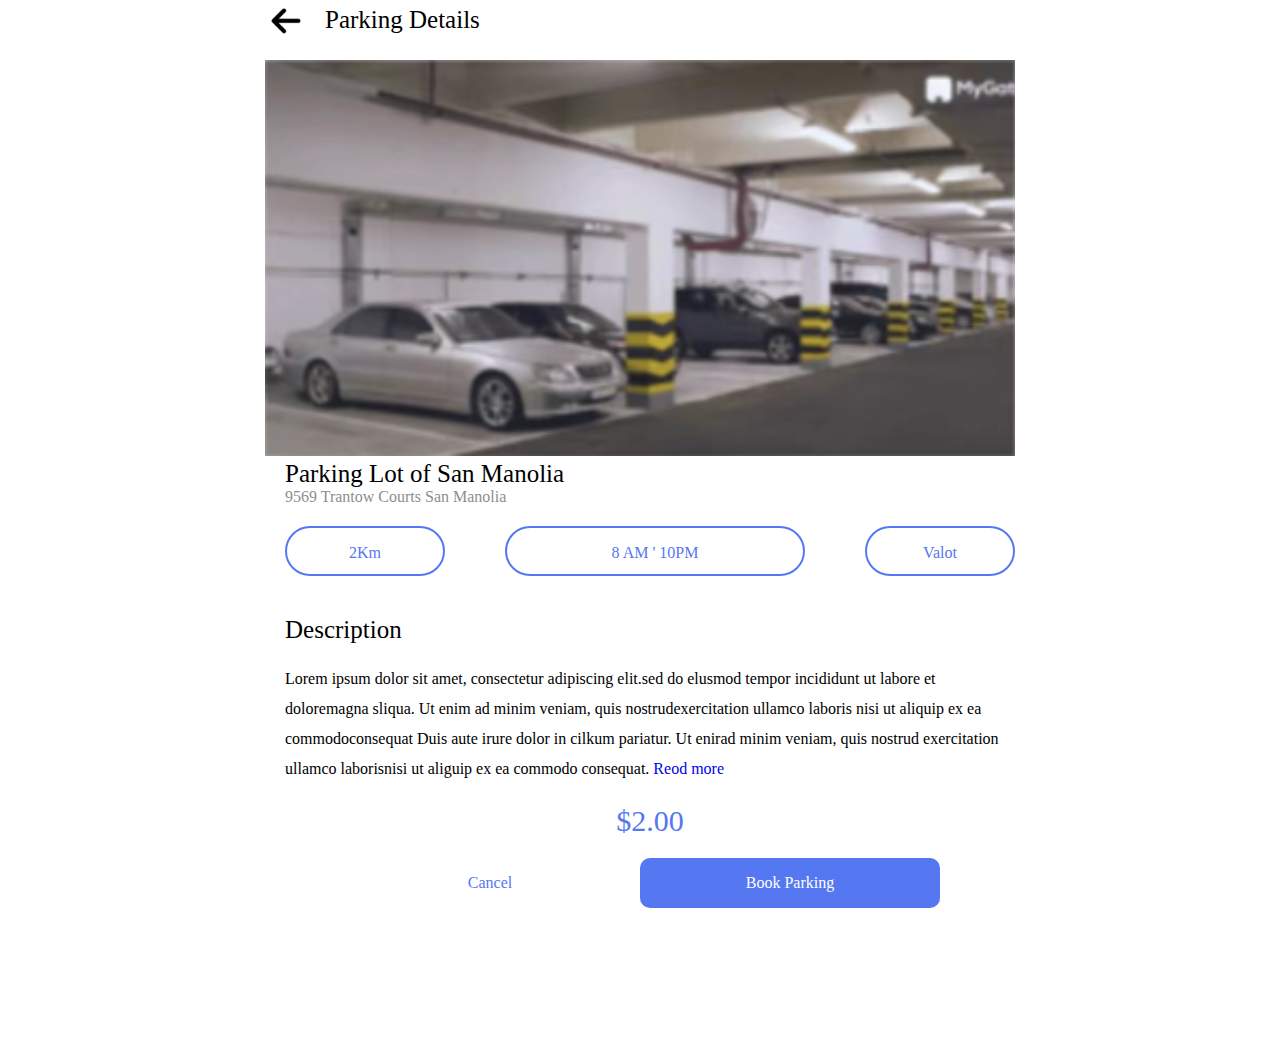
<file: index.html>
<!DOCTYPE html>
<html lang="en">
<head>
    <meta charset="UTF-8">
    <meta name="viewport" content="width=device-width, initial-scale=1.0">
    <title>Document</title>
    <link rel="stylesheet" href="./css/index.css">
</head>
<body>
    <div class="top banxin">
        <img src="./img/箭头.png" alt="">
        <h1>Parking Details</h1>
    </div>

    <div class="che banxin">
        <img src="./img/che.png" alt="">
    </div>

    <div class="par banxin">
        <h1>Parking Lot of San Manolia</h1>
        <span>9569 Trantow Courts San Manolia</span>
        <div class="box">
            <div>2Km</div>
            <div>8 AM ' 10PM</div>
            <div>Valot</div>
        </div>
        <div class="nr">
            <h1>Description</h1>
            <p>Lorem ipsum dolor sit amet, consectetur adipiscing elit.sed do elusmod tempor incididunt ut labore et doloremagna sliqua. Ut enim ad minim veniam, quis nostrudexercitation ullamco laboris nisi ut aliquip ex ea commodoconsequat Duis aute irure dolor in cilkum pariatur. Ut enirad minim veniam, quis nostrud exercitation ullamco laborisnisi ut aliguip ex ea commodo consequat. <a href="#"> Reod more</a></p>
        </div>
        <div class="qian">$2.00</div>
        <div class="an">
            <ul>
                <li>Cancel</li>
                <li><a href="./index1.html">Book Parking</a></li>
            </ul>
        </div>
    </div>
</body>
</html>
</file>
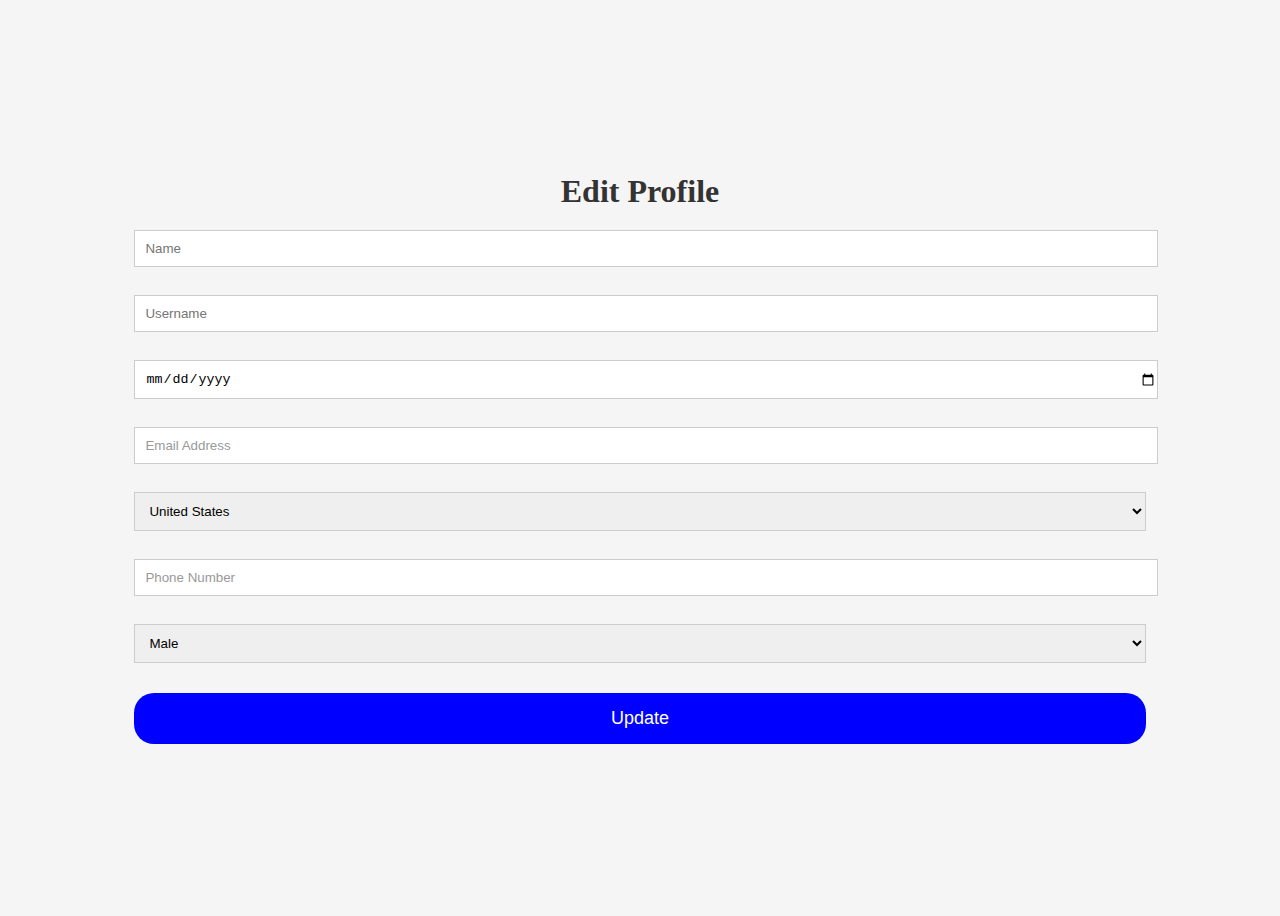
<file: EditProfile.html>
<!DOCTYPE html>
<html lang="en">

<head>
  <meta charset="UTF-8">
  <title>Profile Input Boxes</title>
  <link rel="stylesheet" href="EditProfile.css">
</head>

<body>
  <div class="container">
    <h1>Edit Profile</h1>
    <form action="#">
      <input type="text" placeholder="Name" id="name"><br><br>
      <input type="text" placeholder="Username" id="username"><br><br>
      <input type="date" placeholder="Date of Birth" id="dob"><br><br>
      <input type="email" placeholder="Email Address" id="email"><br><br>
      <select name="country" id="country">
        <option value="United States">United States</option>
        <!-- 其他国家选项 -->
      </select><br><br>
      <input type="tel" placeholder="Phone Number" id="phone"><br><br>
      <select name="gender" id="gender">
        <option value="Male">Male</option>
        <!-- 其他性别选项 -->
      </select>
    </form>
    <button type="submit" class="btn">Update</button>
  </div>
</body>

</html>
</file>
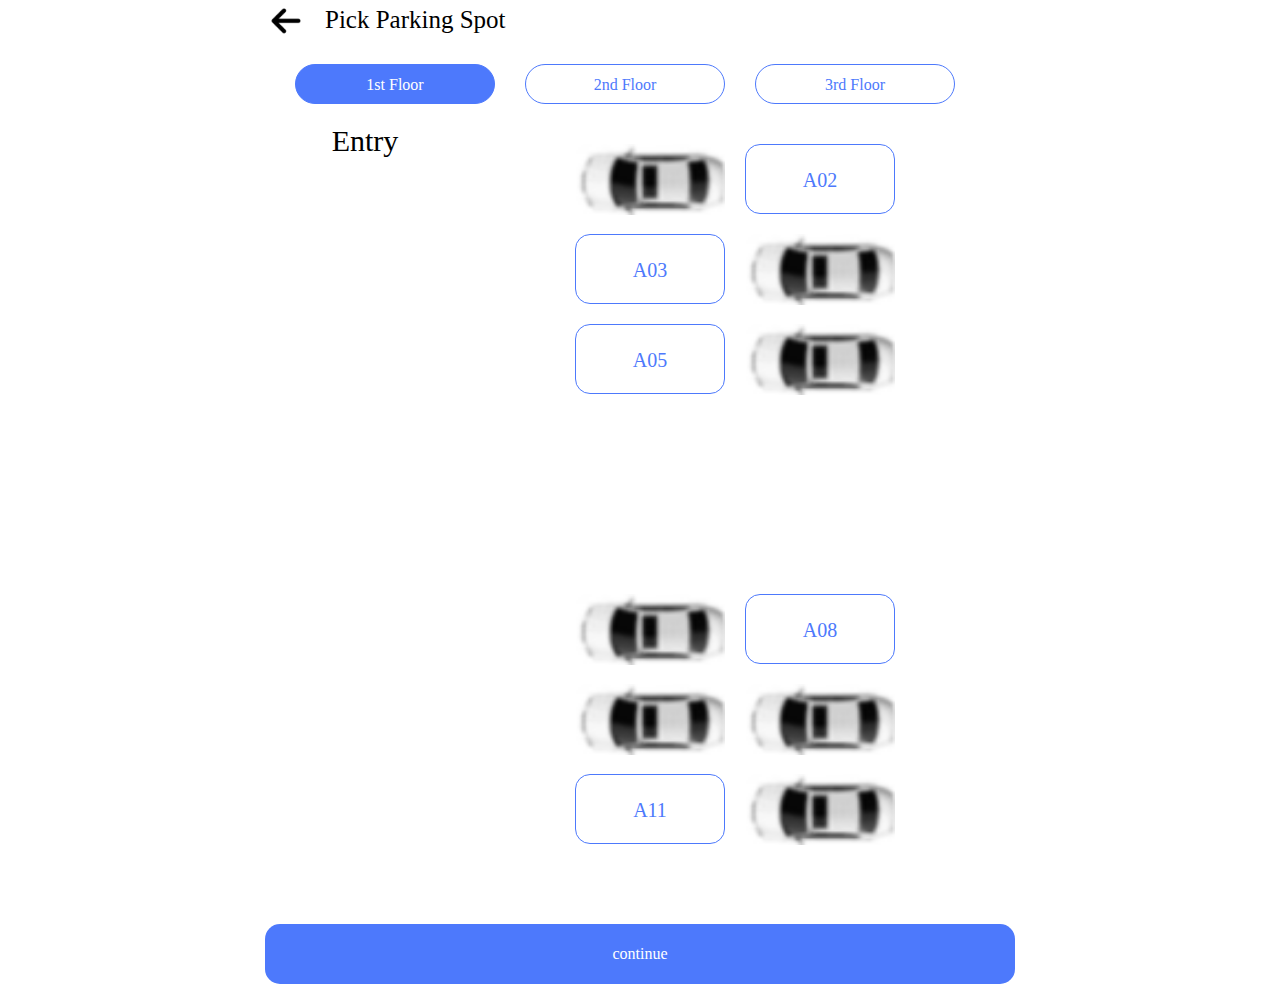
<file: index1.html>
<!DOCTYPE html>
<html lang="en">
<head>
    <meta charset="UTF-8">
    <meta name="viewport" content="width=device-width, initial-scale=1.0">
    <title>Document</title>
    <link rel="stylesheet" href="./css/index1.css">
</head>
<body>
    <div class="top banxin">
       <a href="./index.html"><img src="./img/箭头.png" alt=""></a> 
        <h1>Pick Parking Spot</h1>
    </div>
    <div class="nr banxin">
        <div class="tou">
            <ul>
                <li>1st Floor</li>
                <li>2nd Floor</li>
                <li>3rd Floor</li>
            </ul>
        </div>

        <div class="En">
            <h3>Entry</h3>
            <div class="right">
                <ul>
                    <li> 
                       <img src="./img/che1.png" alt="">
                       <div class="he">A02</div>
                    </li>
                    <li>
                        <div class="he">A03</div>
                        <img src="./img/che1.png" alt="">
                    </li>
                    <li>
                        <div class="he">A05</div>
                        <img src="./img/che1.png" alt="">
                    </li>
                </ul>

                <ul>
                    <li> 
                       <img src="./img/che1.png" alt="">
                       <div class="he">A08</div>
                    </li>
                    <li>
                        <img src="./img/che1.png" alt="">
                        <img src="./img/che1.png" alt="">
                    </li>
                    <li>
                        <div class="he">A11</div>
                        <img src="./img/che1.png" alt="">
                    </li>
                </ul>
            </div>
        </div>

        
    </div>
    <div class="con banxin">
        <a href="./index2.html">continue</a>
    </div>
</body>
</html>
</file>
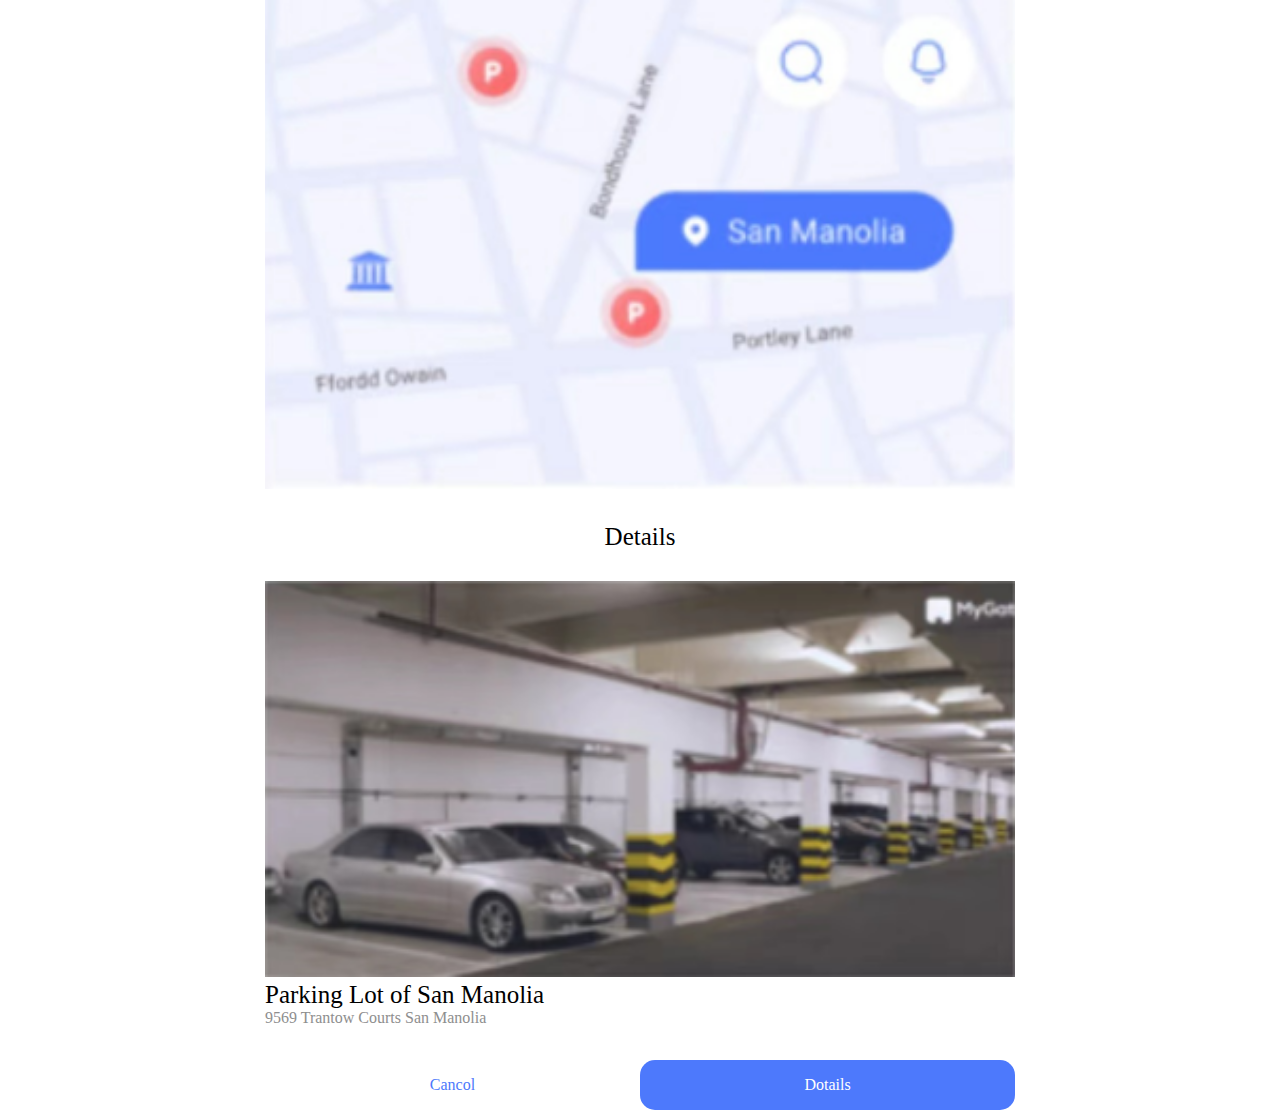
<file: index2.html>
<!DOCTYPE html>
<html lang="en">
<head>
    <meta charset="UTF-8">
    <meta name="viewport" content="width=device-width, initial-scale=1.0">
    <title>Document</title>
    <link rel="stylesheet" href="./css/index2.css">
</head>
<body>
    <div class="top banxin">
        <img src="./img/ditu.png" alt="">
    </div>

    <div class="Det banxin">
         <h1>Details</h1>
         <img src="./img/che.png" alt="">
         <h1>Parking Lot of San Manolia</h1>
         <span>9569 Trantow Courts San Manolia</span>
    </div>
    <div class="dw banxin">
        <ul>
            <li><a href="./index1.html">Cancol</a></li>
            <li><a href="./index3.html">Dotails</a></li>
        </ul>
    </div>
</body>
</html>
</file>
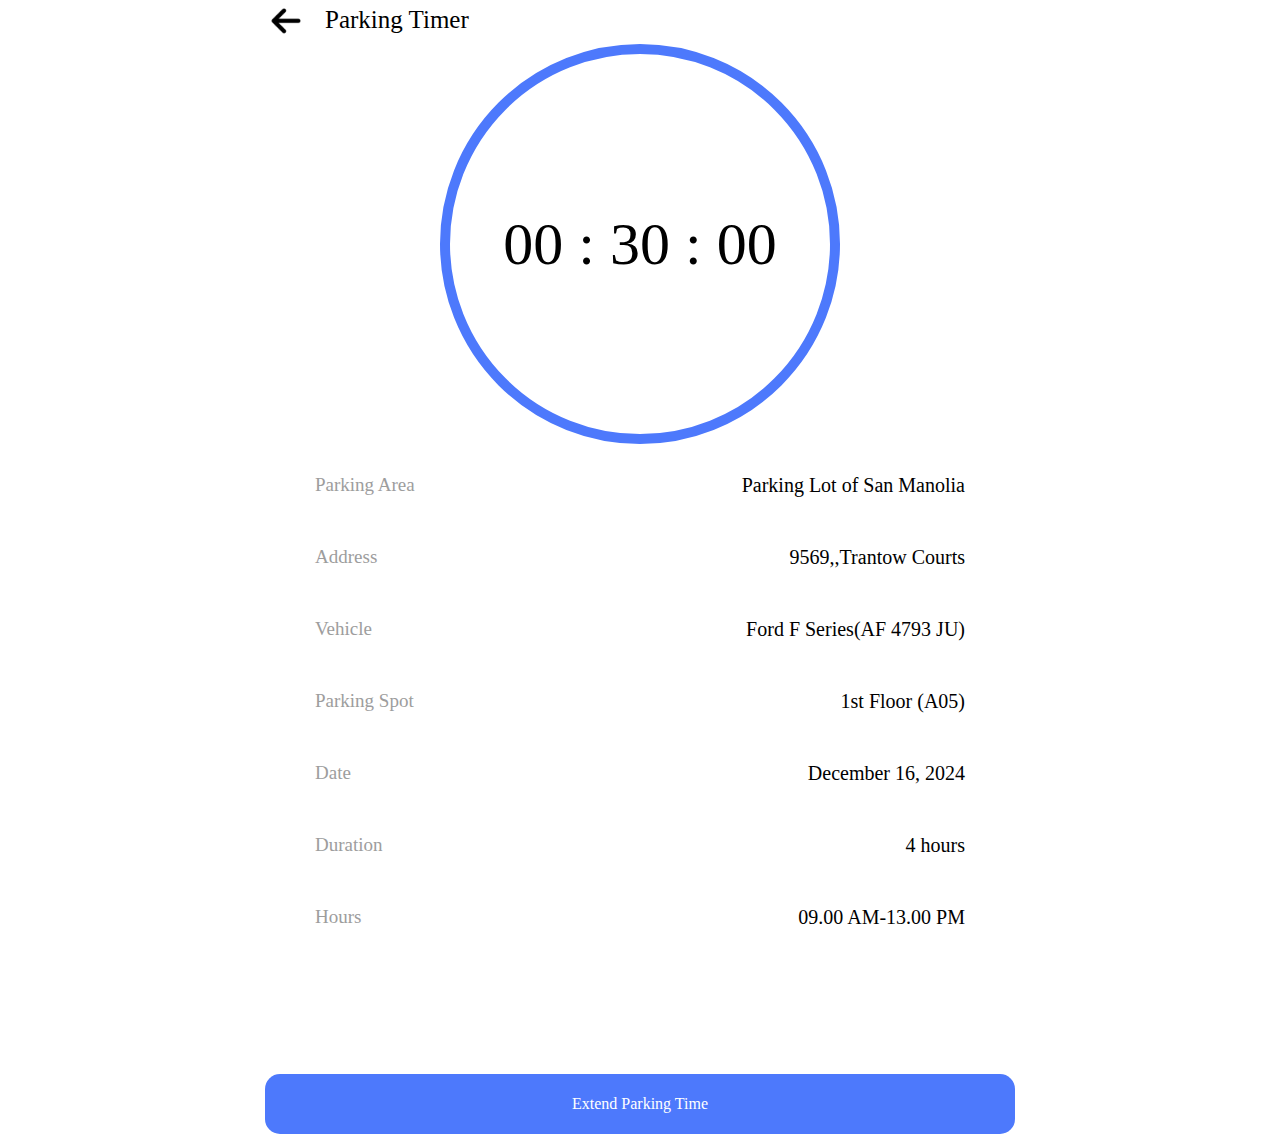
<file: index3.html>
<!DOCTYPE html>
<html lang="en">
<head>
    <meta charset="UTF-8">
    <meta name="viewport" content="width=device-width, initial-scale=1.0">
    <title>Document</title>
    <link rel="stylesheet" href="./css/index3.css">
</head>
<body>
    <div class="top banxin">
        <a href="./index2.html"><img src="./img/箭头.png" alt=""></a>
        <h1>Parking Timer</h1>
    </div>

    <div class="djs banxin">
        <div id="countdown">00 : 30 : 00 </div>
    </div>

    <div class="par banxin">
        <p>Parking Area <span>Parking Lot of San Manolia</span></p>
        <p>Address<span>9569,,Trantow Courts</span></p>
        <p>Vehicle<span>Ford F Series(AF 4793 JU)</span></p>
        <p>Parking Spot<span>1st Floor (A05)</span></p>
        <p>Date<span>December 16, 2024</span></p>
        <p>Duration<span> 4 hours</span></p>
        <p>Hours<span> 09.00 AM-13.00 PM</span></p>
    </div>

    <div class="con banxin">
        <a href="./index4.html">Extend Parking Time</a>
    </div>
    <script>
                    
        window.onload=function(){
            var countdown=document.getElementById("countdown");
            
            var time=1800;
             
            
            setInterval(function(){
                time=time-1;
               var minute=parseInt(time/60);
               var second=parseInt(time%60);
                countdown.innerHTML='00 : '+minute+' : '+second;
            
            
            },1000);
        }
        
    </script>
</body>
</html>
</file>
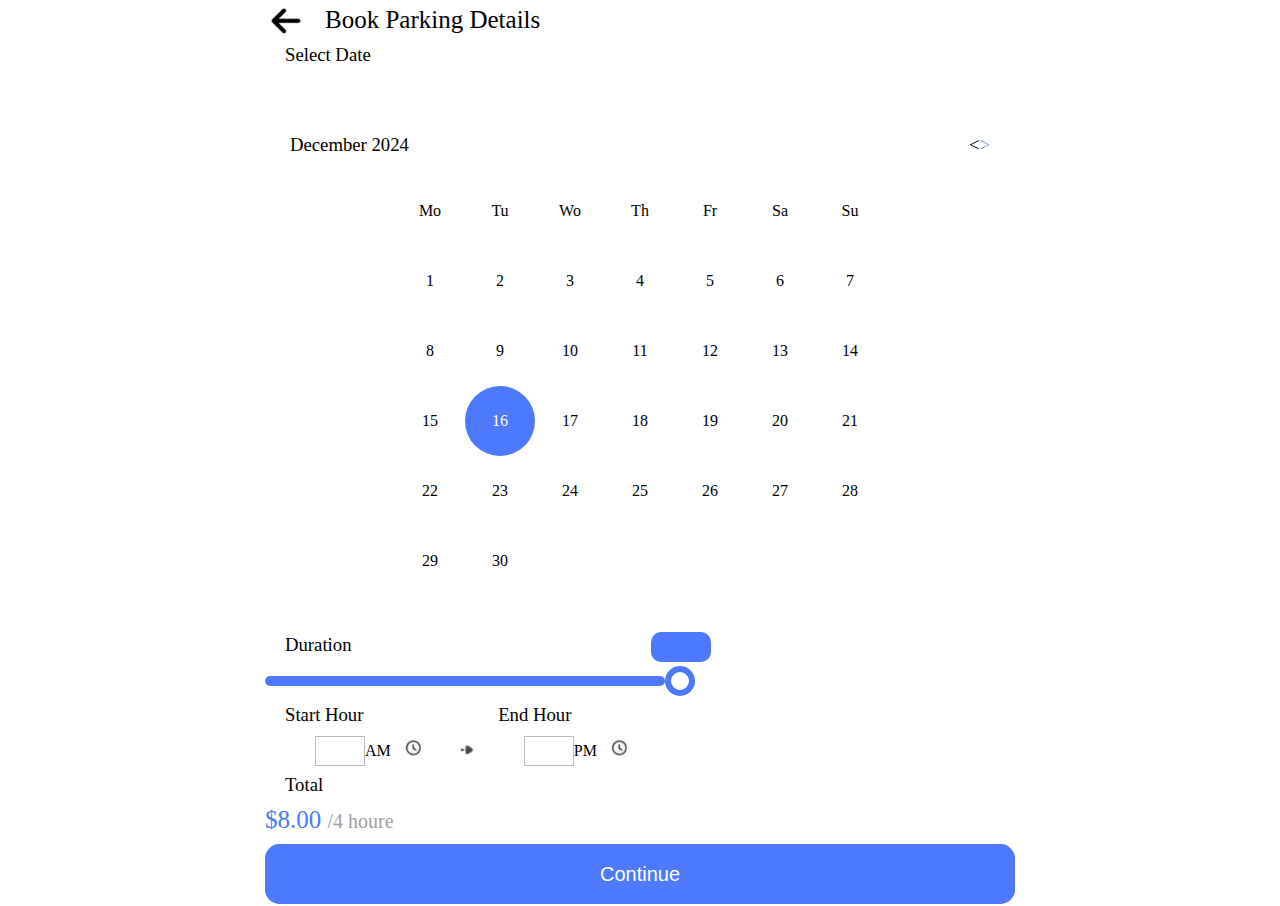
<file: index4.html>
<!DOCTYPE html>
<html lang="en">
<head>
    <meta charset="UTF-8">
    <meta name="viewport" content="width=device-width, initial-scale=1.0">
    <title>Document</title>
    <link rel="stylesheet" href="./css/index4.css">
</head>
<body>
    <div class="top banxin">
        <a href="./index3.html"><img src="./img/箭头.png" alt=""></a>
        <h1>Book Parking Details</h1>
    </div>
    <div class="h3 banxin">
        <h3>Select Date</h3>
    </div>
    
    <div class="rl banxin">
        <h3>December 2024<span>></span><span><</span></h3>
        <ul>
            <li>Mo</li>
            <li>Tu</li>
            <li>Wo</li>
            <li>Th</li>
            <li>Fr</li>
            <li>Sa</li>
            <li>Su</li>
            <li>1</li>
            <li>2</li>
            <li>3</li>
            <li>4</li>
            <li>5</li>
            <li>6</li>
            <li>7</li>
            <li>8</li>
            <li>9</li>
            <li>10</li>
            <li>11</li>
            <li>12</li>
            <li>13</li>
            <li>14</li>
            <li>15</li>
            <li>16</li>
            <li>17</li>
            <li>18</li>
            <li>19</li>
            <li>20</li>
            <li>21</li>
            <li>22</li>
            <li>23</li>
            <li>24</li>
            <li>25</li>
            <li>26</li>
            <li>27</li>
            <li>28</li>
            <li>29</li>
            <li>30</li>

        </ul>
    </div>

    <div class="h3 banxin">
        <h3>Duration</h3>
        <div class="xian"></div>
        <div class="xs"><div class="xs1"></div></div>
    </div>

    <div class="h3 banxin">
        <h3>Start Hour <span>End Hour</span></h3>
        <div class="he">
            <input type="text" class="z1">AM
            <img src="./img/时钟.png" alt="" class="img1">
        </div>
        <div class="he">
            <img src="./img/右箭头.png" alt="" class="img">
        </div>
        <div class="he">
            <input type="text" class="z2">PM
            <img src="./img/时钟.png" alt="" class="img1">
        </div>
        
    </div>

    <div class="h3 To banxin">
        <h3>Total</h3>
        <p>$8.00 <span>/4 houre</span></p>
    </div>

    <div class="con banxin">
        <button>Continue</button>
    </div>


    <script>
        let z1 = document.querySelector('.z1')
        let z2 = document.querySelector('.z2')
        let xs = document.querySelector('.xs1')
        let con = document.querySelector('.con')
        con.addEventListener('click',function(){

            if(z1.value&&z2.value){
                xs.innerHTML= Number(parseInt(z1.value))  - Number(parseInt(z2.value)) + 'hrs'
            }else{
                alert('请在两端输入数据')
            }
        })
    </script>
</body>
</html>
</file>
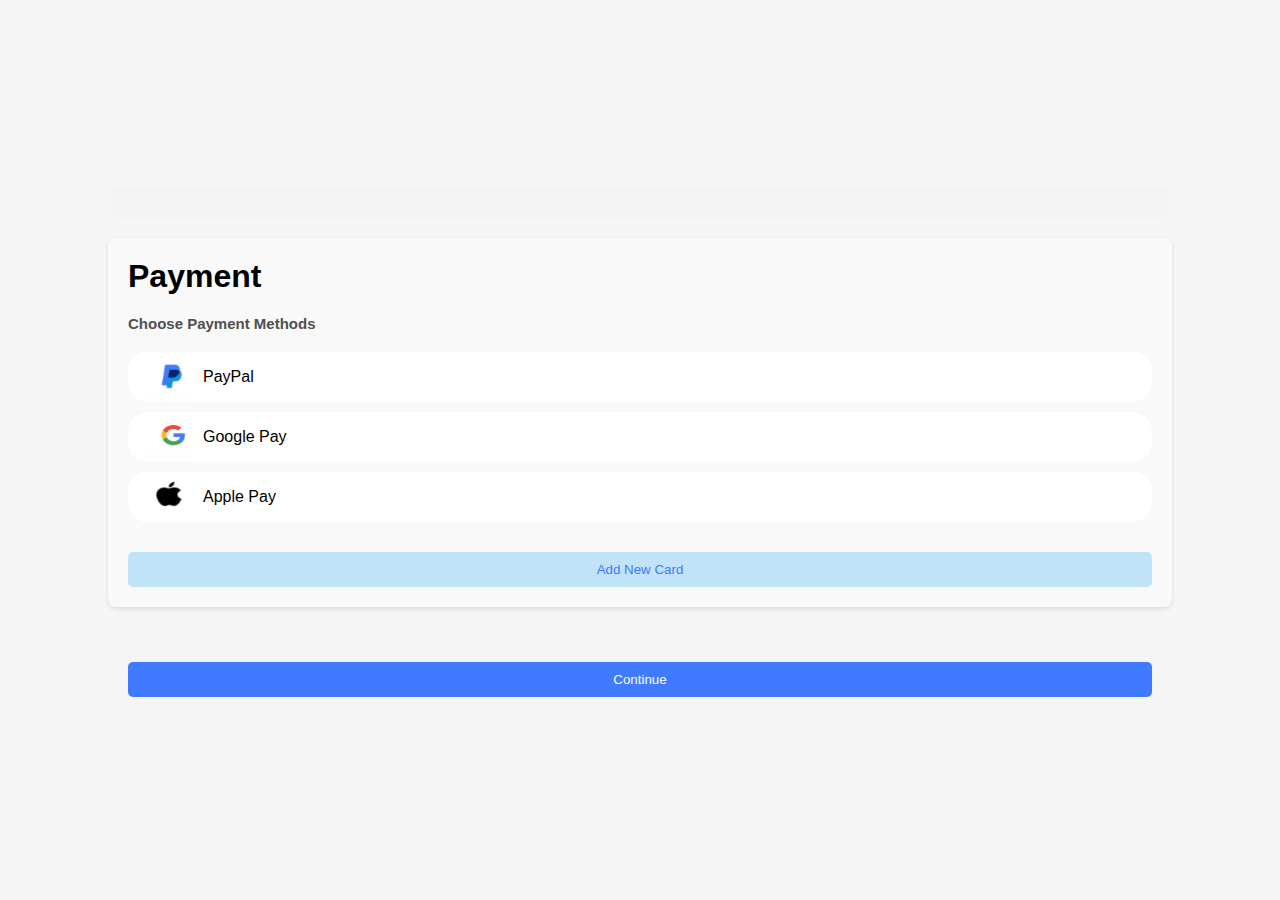
<file: Payment.html>
<!DOCTYPE html>
<html lang="en">

<head>
    <meta charset="UTF-8">
    <title>Payment Page</title>
    <link rel="stylesheet" href="Payment.css">

</head>

<body>
    <header>

    </header>
    <section id="payment-methods">
        <h1>Payment</h1>
        <h2>Choose Payment Methods</h2>
        <div class="method" id="action">
            <img src="IMG_1634(20240521-002515).PNG" alt="PayPal">
            <label for="paypal">PayPal</label>
        </div>
        <div class="method" id="action">
            <img src="IMG_1629.PNG" alt="Google Pay">
            <label for="google-pay">Google Pay</label>
        </div>
        <div class="method" id="action">
            <img src="IMG_1635(20240521-003521).PNG" alt="Apple Pay">
            <label for="apple-pay">Apple Pay</label>
        </div>
        <button class="add-new-card"><i class="fas fa-plus-circle"></i>Add New Card</button>
    </section>
    <footer>
        <button class="continue">Continue</button>
    </footer>
</body>
<script src="Payment.js"></script>

</html>
</file>
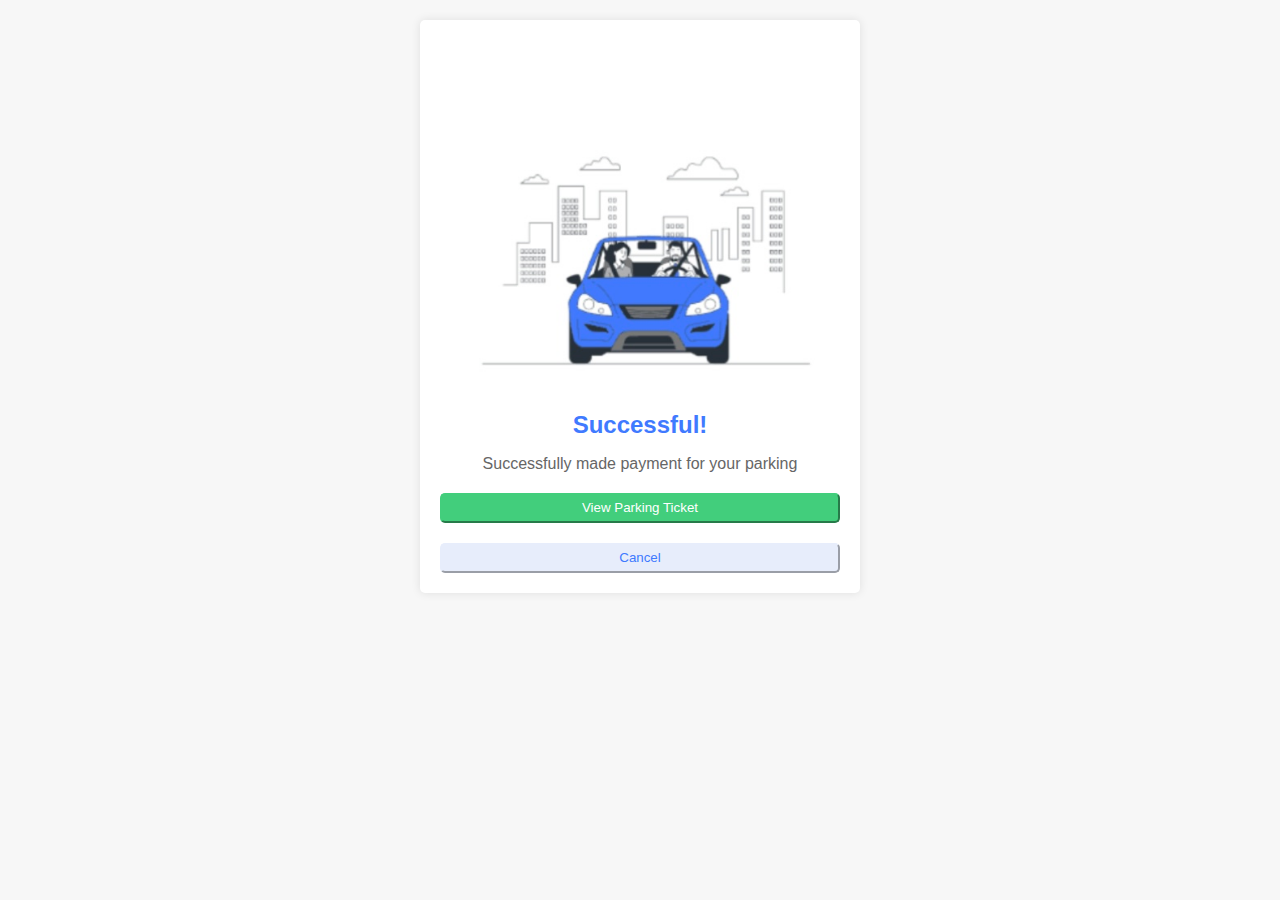
<file: PaySucessful1.html>
<!DOCTYPE html>
<html lang="en">
<head>
    <meta charset="UTF-8">
    <title>Payment Success Page</title>
    <link rel="stylesheet" href="PaySucessful1.css">
</head>
<body>
    <div class="container">
        <div class="content">
            <img src="CAR.PNG" alt="Checkmark Icon" class="checkmark-icon">
            <h2>Successful!</h2>
            <p>Successfully made payment for your parking</p>
        </div>
        <div class="footer">
            <button class="first-bt">View Parking Ticket</button>
            <button class="second-bt">Cancel</button>
        </div>
    </div>
</body>
</html>
</file>
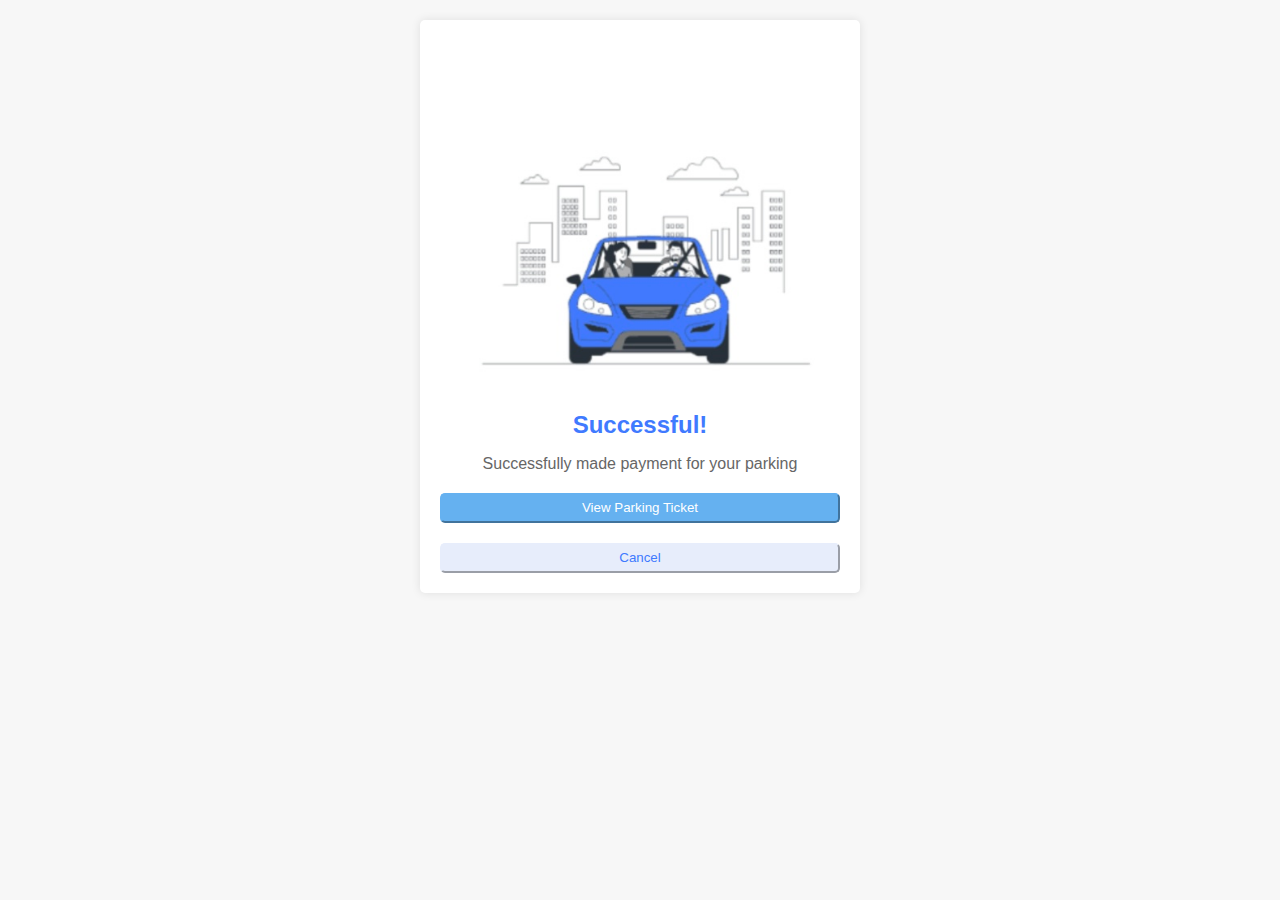
<file: PaySucessful2.html>
<!DOCTYPE html>
<html lang="en">
<head>
    <meta charset="UTF-8">
    <title>Payment Success Page</title>
    <link rel="stylesheet" href="PaySucessful2.css">
</head>
<body>
    <div class="container">
        <div class="content">
            <img src="CAR.PNG" alt="Checkmark Icon" class="checkmark-icon">
            <h2>Successful!</h2>
            <p>Successfully made payment for your parking</p>
        </div>
        <div class="footer">
            <button class="first-bt">View Parking Ticket</button>
            <button class="second-bt">Cancel</button>
        </div>
    </div>
</body>
</html>
</file>
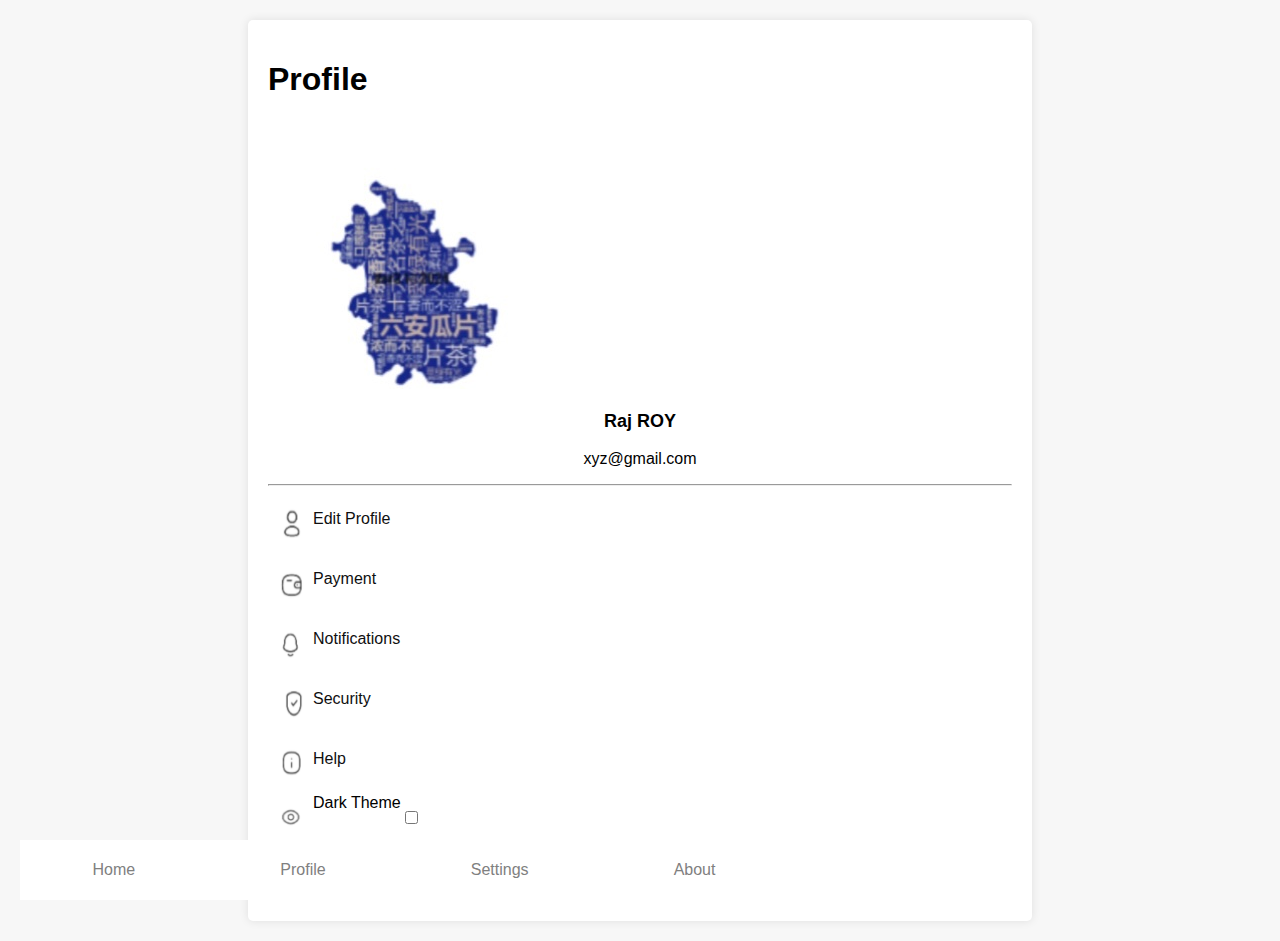
<file: Profile.html>
<!DOCTYPE html>
<html lang="en">
<head>
    <meta charset="UTF-8">
    <title>Profile Page with Menu</title>
    <link rel="stylesheet" href="Profile.css">
</head>
<body>
    <div class="container">
        <h1>Profile</h1>
        
        <img src="个人中心页图片.PNG" alt="Profile Image" class="fir">
        <div class="center">
            <p>Raj ROY</p>
            <p>xyz@gmail.com</p>
        </div>
        <hr>
        <ul>
            <li>
                <img src="./profile-img1.PNG">
                <a href="edit_profile.html" class="clickable-text logout-button">Edit Profile</a>
            </li>
            <li>
                <img src="./profile-img2.PNG">
                <a href="payment.html" class="clickable-text logout-button">Payment</a>
            </li>
            <li>
                <img src="./profile-img3.PNG">
                <a href="notifications.html" class="clickable-text logout-button">Notifications</a>
            </li>
            <li>
                <img src="./profile-img4.PNG">
                <a href="security.html" class="clickable-text logout-button">Security</a>
            </li>
            <li>
                <img src="./profile-img5.PNG">
                <a href="help.html" class="clickable-text logout-button">Help</a>
            </li>
            <li>
                <img src="./profile-img6.PNG">
                <label for="dark_theme_toggle">Dark Theme</label>
                <input type="checkbox" id="dark_theme_toggle">
                
            </li>
            <li>
                <img src="./profile-img7.PNG">
                <a href="logout.html" class="clickable-text logout-button">Logout</a>
            </li>
        </ul>
        
    </div>
    <div class="menu">
        <ul>
            <li>
                <a href="#">Home</a>
            </li>
            <li>
                <a href="#">Profile</a>
            </li>
            <li>
                <a href="#">Settings</a>
            </li>
            <li>
                <a href="#">About</a>
            </li>
        </ul>
    </div>
</body>
</html>
</file>
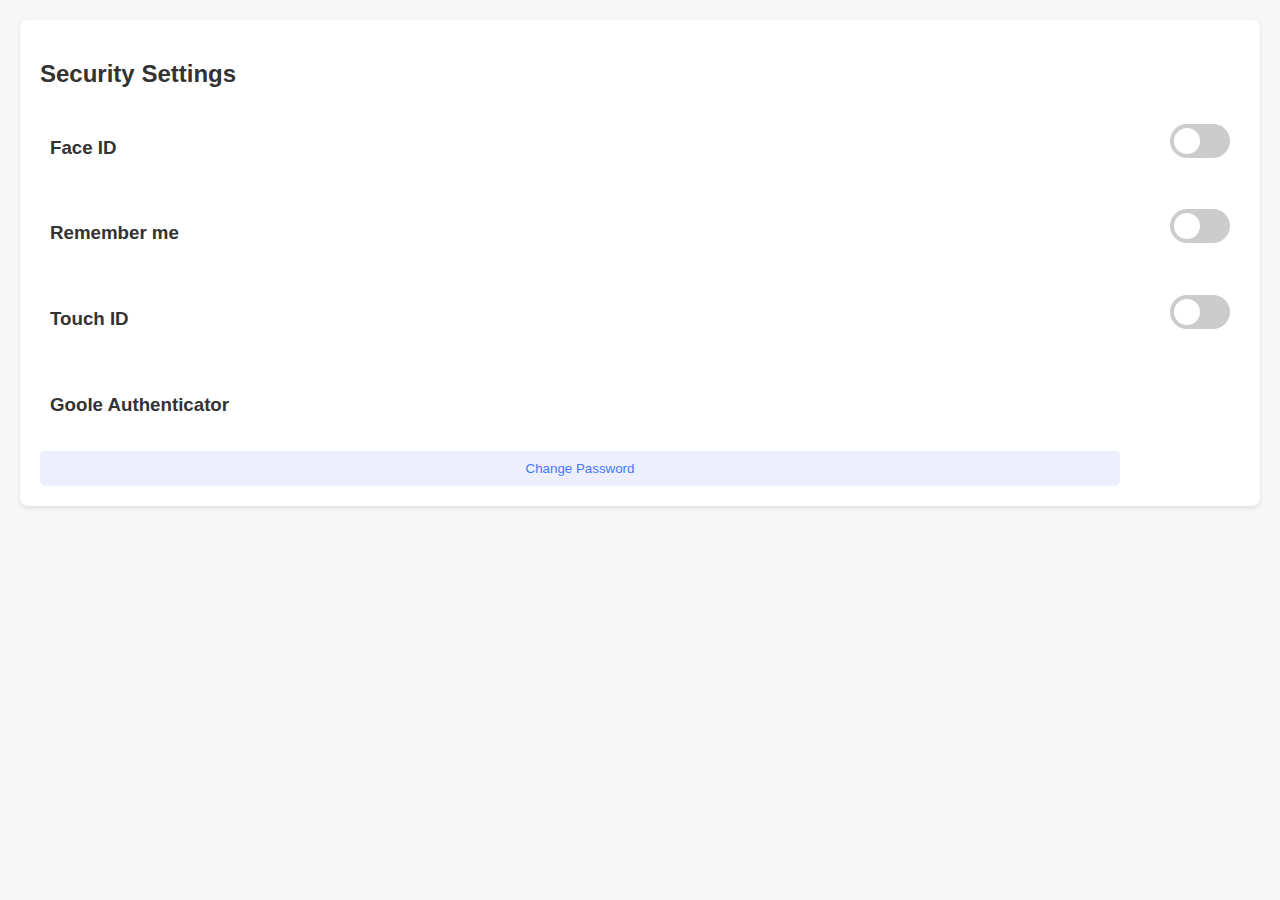
<file: Security.html>
<!DOCTYPE html>
<html lang="en">

<head>
  <meta charset="UTF-8">
  <title>Security Settings</title>
  <link rel="stylesheet" href="https://cdnjs.cloudflare.com/ajax/libs/font-awesome/5.15.3/css/all.min.css">
  <link rel="stylesheet" href="Security.css">
</head>

<body>
  <div class="security-settings">
    <h2>Security Settings</h2>
    <div class="setting">
      <div class="setting-content">
        <h3>Face ID</h3>
      </div>
      <label class="switch">
        <input type="checkbox">
        <span class="slider round"></span>
      </label>
    </div>
    <div class="setting">
      <div class="setting-content">
        <h3>Remember me</h3>
      </div>
      <label class="switch">
        <input type="checkbox">
        <span class="slider round"></span>
      </label>
    </div>
    <div class="setting">
      <div class="setting-content">
        <h3>Touch ID</h3>
      </div>
      <label class="switch">
        <input type="checkbox">
        <span class="slider round"></span>
      </label>
    </div>
    <div class="setting">
      <div class="setting-content">
        <h3>Goole Authenticator</h3>
      </div>
    </div>
    <button class="method12">Change Password</button>
  </div>
</body>

</html>
</file>
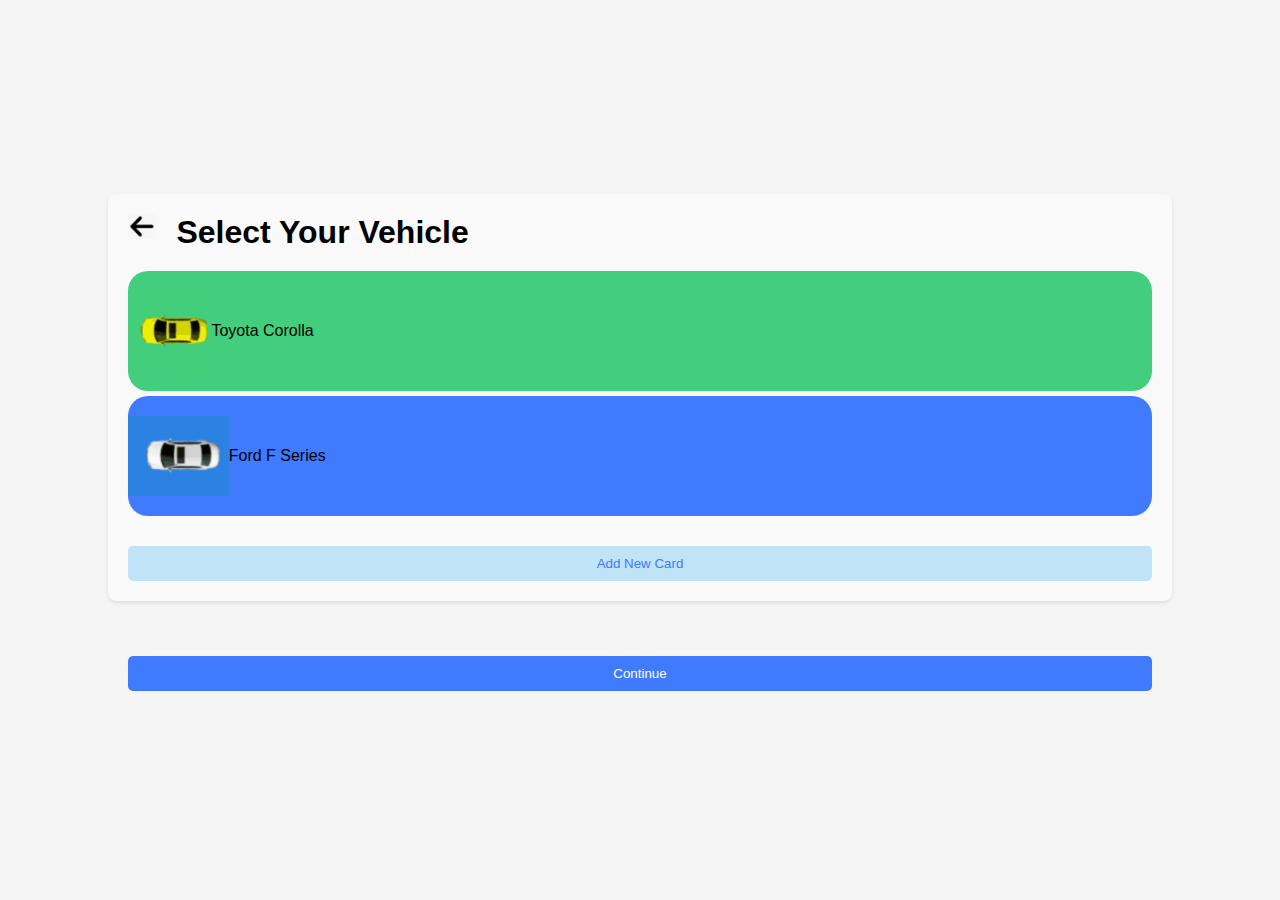
<file: SelectVehicle.html>
<!DOCTYPE html>
<html lang="en">

<head>
    <meta charset="UTF-8">
    <title>Payment Page</title>
    <link rel="stylesheet" href="SelectVehicle.css">

</head>

<body>
   
    <section id="payment-methods">
        <div class="top">
            <img src="箭头.JPG" alt="jiantou">
            <h1>Select Your Vehicle</h1>
        </div>
        
        <div class="method1" id="action">
            <img src="SelectVehicle1.PNG" alt="Toyota Corolla">
            <label for="Toyota Corolla">Toyota Corolla</label>
        </div>
        <div class="method2" id="action">
            <img src="SelectVehicle2.PNG" alt="Ford F Series">
            <label for="Ford F Series">Ford F Series</label>
        </div>
        
        <button class="add-new-card"><i class="fas fa-plus-circle"></i>Add New Card</button>
    </section>
    <footer>
        <button class="continue">Continue</button>
    </footer>
</body>
<script src="SelectVehicle.js"></script>

</html>
</file>
<file: css/index.css>
* {
  margin: 0%;
  padding: 0%;
  box-sizing: border-box;
}
a {
  text-decoration: none;
}
body {
  background-color: #fff;
  height: 100%;
}
li {
  list-style: none;
}
.clearfix::before,
.clearfix::after {
  content: "";
  display: table;
}
.clearfix::after {
  clear: both;
}
.banxin {
  width: 750px;
  margin: 0 auto;
}
.top {
  display: flex;
  justify-content: flex-start;
}
.top img {
  width: 40px;
  margin-right: 20px;
}
.top h1 {
  font-weight: 400;
  font-size: 25px;
  line-height: 40px;
}
.che {
  margin-top: 20px;
}
.che img {
  width: 100%;
}
.par {
  padding-left: 20px;
  height: 600px;
}
.par h1 {
  font-weight: 400;
  width: 300px;
  font-size: 25px;
}
.par span {
  color: #8E8E8E;
  margin: 10px 0;
}
.box {
  display: flex;
  justify-content: space-between;
}
.box div {
  margin: 20px 0;
  height: 50px;
  line-height: 50px;
  text-align: center;
  border: 2px solid #5578F2;
  border-radius: 25px;
  color: #5578F2;
}
.box div:nth-child(1) {
  width: 160px;
}
.box div:nth-child(2) {
  width: 300px;
}
.box div:nth-child(3) {
  width: 150px;
}
.nr h1 {
  margin: 20px 0;
}
.nr p {
  line-height: 30px;
}
.qian {
  margin: 20px 0;
  text-align: center;
  font-size: 30px;
  color: #5578F2;
}
.an {
  width: 100%;
  height: 100px;
  text-align: center;
}
.an ul {
  width: 750px;
  margin-left: 55px;
}
.an ul li {
  background-color: #fff;
  float: left;
  width: 40%;
  text-align: center;
  height: 50px;
  line-height: 50px;
  border-radius: 10px;
  color: #5578F2;
}
.an ul li:nth-child(2) {
  background-color: #5578F2;
}
.an ul li:nth-child(2) a {
  color: #fff;
}
</file>
<file: EditProfile.css>
body {
  display: flex;
  flex-direction: column;
  min-height: 100vh;
  background-color: #f5f5f5;
  align-items: center;
  /* 水平居中 */
  justify-content: center;
  /* 垂直居中 */
}

.container {
  width: 80%;
  text-align: center;
}

h1 {
  color: #333;
  margin-bottom: 20px;
}

input,
select {
  width: 100%;
  padding: 10px 0 10px 10px;
  border: 1px solid #ccc;
  margin-bottom: 10px;
}

.btn {
  background-color: #f5f5f5;
  border: none;
  padding: 10px 20px;
  cursor: pointer;
}

/* 手机号码占位符 */
#phone::placeholder {
  color: #999;
}

/* 电子邮件占位符 */
#email::placeholder {
  color: #999;
}

/* 国家下拉菜单样式 */
#country {
  width: 100%;
}

/* 性别下拉菜单样式 */
#gender {
  width: 100%;
}

.btn {
  width: 100%;
  margin: 20px 0;
  padding: 15px 0;
  font-size: large;
  border-radius: 20px;
  color: #fff;
  background-color: blue;
}
</file>
<file: css/index1.css>
* {
  margin: 0%;
  padding: 0%;
  box-sizing: border-box;
}
a {
  text-decoration: none;
}
body {
  background-color: #fff;
  height: 100%;
}
li {
  list-style: none;
}
.clearfix::before,
.clearfix::after {
  content: "";
  display: table;
}
.clearfix::after {
  clear: both;
}
.banxin {
  width: 750px;
  margin: 0 auto;
}
.top {
  display: flex;
  justify-content: flex-start;
}
.top img {
  width: 40px;
  margin-right: 20px;
}
.top h1 {
  font-weight: 400;
  font-size: 25px;
  line-height: 40px;
}
.nr .tou ul {
  margin: 20px 0;
  display: flex;
  justify-content: center;
}
.nr .tou ul li {
  margin-right: 30px;
  width: 200px;
  text-align: center;
  border-radius: 20px;
  height: 40px;
  line-height: 40px;
  border: 1px solid #4D79FC;
  color: #4D79FC;
}
.nr .tou ul li:nth-child(1) {
  background-color: #4D79FC;
  color: #fff;
}
.nr .En {
  height: 800px;
}
.nr .En h3 {
  float: left;
  font-weight: 300;
  font-size: 30px;
  height: 800px;
  width: 200px;
  text-align: center;
}
.nr .En .right {
  float: left;
  height: 800px;
  width: 550px;
}
.nr .En .right ul li {
  padding-left: 90px;
  width: 550px;
  height: 70px;
  margin-top: 20px;
}
.nr .En .right ul li img {
  float: left;
  width: 150px;
  margin-left: 20px;
}
.nr .En .right ul li .he {
  margin-left: 20px;
  font-size: 20px;
  width: 150px;
  text-align: center;
  height: 70px;
  line-height: 70px;
  border-radius: 15px;
  border: 1px solid #4D79FC;
  color: #4D79FC;
  float: left;
}
.nr .En .right ul:nth-child(2) {
  margin-top: 200px;
}
.con {
  width: 750px;
  height: 60px;
  text-align: center;
  border-radius: 15px;
  line-height: 60px;
  background-color: #4D79FC;
}
.con a {
  color: #fff;
}
</file>
<file: css/index2.css>
* {
  margin: 0%;
  padding: 0%;
  box-sizing: border-box;
}
a {
  text-decoration: none;
}
body {
  background-color: #fff;
  height: 1000px;
  position: relative;
}
li {
  list-style: none;
}
.clearfix::before,
.clearfix::after {
  content: "";
  display: table;
}
.clearfix::after {
  clear: both;
}
.banxin {
  width: 750px;
  margin: 0 auto;
}
.top img {
  width: 750px;
}
.Det h1 {
  font-weight: 400;
  width: 300px;
  font-size: 25px;
}
.Det h1:nth-child(1) {
  text-align: center;
  width: 750px;
  margin: 30px 0;
}
.Det span {
  color: #8E8E8E;
  margin: 10px 0;
}
.Det img {
  width: 750px;
}
.dw {
  width: 750px;
  height: 50px;
  position: absolute;
  left: 50%;
  bottom: -110px;
  transform: translateX(-50%);
}
.dw ul li {
  float: left;
  width: 375px;
  text-align: center;
  line-height: 50px;
  border-radius: 15px;
  background-color: #fff;
}
.dw ul li a {
  color: #4D79FC;
}
.dw ul li:nth-child(2) {
  background-color: #4D79FC;
}
.dw ul li:nth-child(2) a {
  color: #fff;
}
</file>
<file: css/index3.css>
* {
  margin: 0%;
  padding: 0%;
  box-sizing: border-box;
}
a {
  text-decoration: none;
}
body {
  background-color: #fff;
  height: 100%;
}
li {
  list-style: none;
}
.clearfix::before,
.clearfix::after {
  content: "";
  display: table;
}
.clearfix::after {
  clear: both;
}
.banxin {
  width: 750px;
  margin: 0 auto;
}
.top {
  display: flex;
  justify-content: flex-start;
}
.top img {
  width: 40px;
  margin-right: 20px;
}
.top h1 {
  font-weight: 400;
  font-size: 25px;
  line-height: 40px;
}
.djs {
  width: 400px;
  height: 400px;
  padding-top: 40px;
  margin-bottom: 30px;
  border-radius: 200px;
  border: 10px solid #4D79FC;
  line-height: 300px;
  text-align: center;
  font-size: 60px;
}
.par {
  width: 750px;
  height: 600px;
  padding: 0 50px;
}
.par p {
  color: #9D9D9D;
  margin-bottom: 50px;
  font-size: 19px;
}
.par span {
  float: right;
  color: #000;
  font-size: 20px;
}
.con {
  width: 750px;
  height: 60px;
  text-align: center;
  border-radius: 15px;
  line-height: 60px;
  background-color: #4D79FC;
}
.con a {
  color: #fff;
}
</file>
<file: css/index4.css>
* {
  margin: 0%;
  padding: 0%;
  box-sizing: border-box;
}
a {
  text-decoration: none;
}
body {
  background-color: #fff;
  height: 100%;
}
li {
  list-style: none;
}
.clearfix::before,
.clearfix::after {
  content: "";
  display: table;
}
.clearfix::after {
  clear: both;
}
.banxin {
  width: 750px;
  margin: 0 auto;
}
.top {
  display: flex;
  justify-content: flex-start;
}
.top img {
  width: 40px;
  height: 40px;
  margin-right: 20px;
}
.top h1 {
  font-weight: 400;
  font-size: 25px;
  line-height: 40px;
}
.To p {
  font-size: 25px;
  color: #4D79FD;
}
.To span {
  font-size: 20px;
  color: #A0A0A0;
}
.h3 {
  height: 70px;
}
.h3 h3 {
  margin-left: 20px;
  font-weight: 400;
  margin-bottom: 10px;
}
.h3 h3 span {
  margin-left: 130px;
}
.h3 input {
  outline: none;
  border: 1px solid #bbb;
}
.h3 input:nth-child(1) {
  margin-left: 50px;
}
.h3 .he {
  float: left;
  height: 30px;
  line-height: 30px;
}
.h3 .he .img {
  margin-left: 40px;
}
.h3 .he .img1 {
  margin-left: 10px;
}
.h3 .z1 {
  margin-left: 10px;
  width: 50px;
  height: 30px;
  float: left;
}
.h3 .z2 {
  margin-left: 10px;
  width: 50px;
  height: 30px;
  float: left;
}
.h3 .xian {
  width: 400px;
  height: 10px;
  margin-top: 10px;
  border-radius: 15px;
  background-color: #4D79FC;
  float: left;
}
.h3 .xs {
  position: relative;
  height: 30px;
  width: 30px;
  border-radius: 20px;
  border: 6px solid #4D79FC;
  text-align: center;
  float: left;
}
.h3 .xs1 {
  position: absolute;
  top: -40px;
  left: -20px;
  width: 60px;
  height: 30px;
  line-height: 30px;
  border-radius: 10px;
  background-color: #4D79FC;
  color: #fff;
}
.rl {
  padding: 0 25px ;
  width: 750px;
  height: 500px;
}
.rl h3 {
  margin: 20px 0;
  font-weight: 400;
}
.rl h3 span {
  float: right;
}
.rl h3 span:nth-child(1) {
  color: #879DE7;
}
.rl ul {
  display: flex;
  justify-content: flex-start;
  flex-wrap: wrap;
  padding: 0 105px;
}
.rl ul li {
  width: 70px;
  text-align: center;
  height: 70px;
  line-height: 70px;
  border-radius: 50px;
}
.rl ul li:nth-child(23) {
  background-color: #4D79FD;
  color: #fff;
}
.con {
  width: 750px;
  height: 60px;
  text-align: center;
  border-radius: 15px;
  line-height: 60px;
  background-color: #4D79FC;
}
.con button {
  cursor: pointer;
  border: 0;
  width: 100%;
  height: 100%;
  border-radius: 15px;
  background-color: #4D79FC;
  color: #fff;
  font-size: 20px;
}
</file>
<file: Payment.css>
/* 基本重置样式 */
body,
h1,
h2,
button,
label {
    margin: 0;
    padding: 0;
    border: 0;
    font-family: Arial, sans-serif;
}

/* 布局样式 */
body {
    display: flex;
    flex-direction: column;
    min-height: 100vh;
    background-color: #f5f5f5;
    align-items: center;
    /* 水平居中 */
    justify-content: center;
    /* 垂直居中 */
}

header,
section#payment-methods,
footer {
    text-align: center;
    /* 文本居中 */
    width: 80%;
    /* 占满容器宽度 */
}

header {
    background-color: rgb(244, 243, 243);
    color: black;
    padding: 15px;
    margin-bottom: 20px;
    /* 添加底部边距 */
}

h1 {
    text-align: left;
    margin-bottom: 20px;
}

h2 {
    margin-bottom: 20px;
    font-size: 15px;
    color: #505050;
    text-align: left;
}

section#payment-methods {
    background-color: rgb(249, 249, 249);
    padding: 20px;
    border-radius: 8px;
    /* 添加圆角 */
    box-shadow: 0 2px 4px rgba(0, 0, 0, 0.1);
    /* 添加阴影 */
    margin-bottom: 20px;
    /* 添加底部边距 */
}

footer {
    color: #fff;
    padding: 15px;
    margin-top: 20px;
    /* 添加顶部边距 */
}

/* 支付方式样式 */
.method {
    background-color: white;
    border-radius: 20px;
    display: flex;
    align-items: center;
    /* 水平居中 */
    margin-bottom: 10px;
}

.method img {
    padding-left: 15px;
    width: 50px;
    height: 50px;
    margin-right: 10px;
}

.add-new-card {
    width: 100%;
    background-color: rgb(193, 227, 247);
    color: rgb(64, 122, 255);
    border: none;
    padding: 10px 20px;
    border-radius: 5px;
    cursor: pointer;
    margin-top: 20px;
}

.add-new-card:hover {
    background-color: rgb(99, 158, 192);
}

/* 继续按钮样式 */
footer .continue {
    width: 100%;
    background-color: rgb(64, 122, 255);
    color: #fff;
    border: none;
    padding: 10px 20px;
    border-radius: 5px;
    cursor: pointer;
}

footer .continue:hover {
    background-color: #388E3C;
}
</file>
<file: PaySucessful1.css>
body {
    margin: 0;
    padding: 0;
    font-family: Arial, sans-serif;
    background-color: #f7f7f7;
}

.container {
    text-align: center;
    /* 文本居中 */
    width: 80%;
    /* 占满容器宽度 */

    max-width: 400px;
    margin: 20px auto;
    padding: 20px;
    background-color: #fff;
    box-shadow: 0 0 10px rgba(0, 0, 0, 0.1);
    border-radius: 5px;
}

.header {
    text-align: center;
    margin-bottom: 20px;
}

.header h1 {
    color: #333;
    margin: 0;
}

.content {
    text-align: center;
}

.checkmark-icon {
    width: 400px;
    margin-bottom: 10px;
}

.content h2 {
    color: rgb(64,122,255);
    margin-bottom: 5px;
}

.content p {
    color: #666;
    margin-bottom: 20px;
}
.footer{
    text-align: center;
}
.first-bt{
    width: 100%;
    height: 30px;
   margin-bottom: 20px;
    display: block;
    border-radius: 5px;
    border-color:  rgb(66,206,124);
    background-color: rgb(66,206,124);
    color: white;
}
.second-bt{
    width: 100%;
    height: 30px;
    display: block;
    border-radius: 5px;
    border-color:  rgb(231,237,251);
    background-color: rgb(231,237,251);
    color: rgb(64,122,255);
}

.first-bt:hover {
    background-color: #003366;
}
.second-bt:hover {
    background-color: #003366;
}
</file>
<file: PaySucessful2.css>
body {
    margin: 0;
    padding: 0;
    font-family: Arial, sans-serif;
    background-color: #f7f7f7;
}

.container {
    text-align: center;
    /* 文本居中 */
    width: 80%;
    /* 占满容器宽度 */

    max-width: 400px;
    margin: 20px auto;
    padding: 20px;
    background-color: #fff;
    box-shadow: 0 0 10px rgba(0, 0, 0, 0.1);
    border-radius: 5px;
}

.header {
    text-align: center;
    margin-bottom: 20px;
}

.header h1 {
    color: #333;
    margin: 0;
}

.content {
    text-align: center;
}

.checkmark-icon {
    width: 400px;
    margin-bottom: 10px;
}

.content h2 {
    color: rgb(64,122,255);
    margin-bottom: 5px;
}

.content p {
    color: #666;
    margin-bottom: 20px;
}
.footer{
    text-align: center;
}
.first-bt{
    width: 100%;
    height: 30px;
   margin-bottom: 20px;
    display: block;
    border-radius: 5px;
    border-color:  rgb(101, 177, 240);
    background-color: rgb(101,177,240);
    color: white;
}
.second-bt{
    width: 100%;
    height: 30px;
    display: block;
    border-radius: 5px;
    border-color:  rgb(231,237,251);
    background-color: rgb(231,237,251);
    color: rgb(64,122,255);
}

.first-bt:hover {
    background-color: #003366;
}
.second-bt:hover {
    background-color: #003366;
}
</file>
<file: Profile.css>
body {
    font-family: Arial, sans-serif;
    margin: 0;
    padding: 20px;
    background-color: #f7f7f7;
    display: flex;
    flex-direction: column;
    min-height: 100vh;
}
ul{
    padding: 0;
    margin: 0;
    list-style: none;
}
a{
    text-decoration: none;
    color: #333;
}

.container {
    flex: 1;
    width: 60%;
    margin: auto;
    background-color: #fff;
    padding: 20px;
    box-shadow: 0 0 10px rgba(0, 0, 0, 0.1);
    border-radius: 5px;
}
.container .fir{
    text-align: center;
    margin: 0 auto;
}
.center{
    text-align: center;
}
.center p:first-child{
    font-size: large;
    font-weight: bold;
}
.center p:second-child{
    font-size: small;
    font-weight: lighter;
}
.container ul{
    padding: 0;
}
.container li{
    display: flex;

}
.container a{
    background-color: #fff;
    display: flex;
    align-items: center;
    justify-content: center;
    height: 50px; /* 或者你想要的任何高度 */
      
    
    text-decoration: none;
    
}
.container li img{
    width: 45px;
}
.clickable-text {
    cursor: pointer;
    color: #0f0f10;
    text-decoration: underline;
    transition: color 0.3s ease;
    margin-bottom: 10px;
    display: block;
}

.clickable-text:hover {
    color: #2f8ce9;
}

.menu { 
    position: fixed;
    bottom: 0;
    width: 60%;
    background-color: #fff;
    
}
.menu ul{
    height: 40px;
    display: flex;
    justify-content: space-around;
    padding: 10px 0;
}
.menu a {
    color: grey;
    line-height: 40px;
    text-decoration: none;
    transition: color 0.3s ease;
    padding: 20px;
}

.menu a:hover {
    color: #ccc;
}
</file>
<file: Security.css>
body {
  font-family: Arial, sans-serif;
  background-color: #f7f7f7;
  margin: 0;
  padding: 20px;
}

.security-settings {
  background-color: #fff;
  border-radius: 8px;
  box-shadow: 0 2px 4px rgba(0, 0, 0, 0.1);
  padding: 20px;
}

h2 {
  color: #333;
  margin-bottom: 20px;
}

.setting {
  display: flex;
  align-items: center;
  justify-content: space-between;
  margin-bottom: 20px;
  padding: 10px;
  border-radius: 4px;
  transition: background-color 0.3s;
}


.setting:hover {
  background-color: #f9f9f9;
}

.setting i {
  color: #555;
  font-size: 24px;
  margin-right: 20px;
}

.setting-content {
  flex: 1;
}

.setting-content h3 {
  color: #333;
  margin-bottom: 5px;
}

.setting-content p {
  color: #777;
  font-size: 14px;
  margin-bottom: 0;
}

.switch {
  position: relative;
  display: inline-block;
  width: 60px;
  height: 34px;
}

.switch input {
  opacity: 0;
  width: 0;
  height: 0;
}

.slider {
  position: absolute;
  cursor: pointer;
  top: 0;
  left: 0;
  right: 0;
  bottom: 0;
  background-color: #ccc;
  transition: 0.4s;
  border-radius: 34px;
}

.slider:before {
  position: absolute;
  content: "";
  height: 26px;
  width: 26px;
  left: 4px;
  bottom: 4px;
  background-color: white;
  transition: 0.4s;
  border-radius: 50%;
}

input:checked+.slider {
  background-color: #2196f3;
}

input:checked+.slider:before {
  transform: translateX(26px);
}

.method12 {
  width: 90%;
  background-color: rgb(237, 239, 254);
  color: rgb(64, 122, 255);
  border: none;
  padding: 10px 20px;
  border-radius: 5px;
  cursor: pointer;
}

.method12 {
  transition: background-color 0.3s;
}


.method12:hover {
  background-color: blue;
}
</file>
<file: SelectVehicle.css>
/* 基本重置样式 */
body,
h1,
h2,
button,
label {
    margin: 0;
    padding: 0;
    border: 0;
    font-family: Arial, sans-serif;
}

/* 布局样式 */
body {
    display: flex;
    flex-direction: column;
    min-height: 100vh;
    background-color: #f5f5f5;
    align-items: center;
    /* 水平居中 */
    justify-content: center;
    /* 垂直居中 */
}

header,
section#payment-methods,
footer {
    text-align: center;
    /* 文本居中 */
    width: 80%;
    /* 占满容器宽度 */
}

header {
    background-color: rgb(244, 243, 243);
    color: black;
    padding: 15px;
    margin-bottom: 20px;
    /* 添加底部边距 */
}
#payment-methods .top{
    display: flex;
}
#payment-methods .top img{
    margin-right: 20px;
    height: 25px;
}

h1 {
    text-align: left;
    margin-bottom: 20px;
}

h2 {
    margin-bottom: 20px;
    font-size: 15px;
    color: #505050;
    text-align: left;
}

section#payment-methods {
    background-color: rgb(249, 249, 249);
    padding: 20px;
    border-radius: 8px;
    /* 添加圆角 */
    box-shadow: 0 2px 4px rgba(0, 0, 0, 0.1);
    /* 添加阴影 */
    margin-bottom: 20px;
    /* 添加底部边距 */
}

/* 支付方式样式 */
.method1 {
    height: 120px;
    background-color: rgb(66,206,124);
    border-radius: 20px;
    display: flex;
    align-items: center;
    /* 水平居中 */
    margin-bottom: 5px;
}
.method1 img{
    height: 80px;
}

/* 支付方式样式 */
.method2 {
    height: 120px;
    background-color: rgb(64,122,255);
    border-radius: 20px;
    display: flex;
    align-items: center;
    /* 水平居中 */
    margin-bottom: 10px;
}
.method2 img{
    height: 80px;
}

.add-new-card {
    width: 100%;
    background-color: rgb(193, 227, 247);
    color: rgb(64, 122, 255);
    border: none;
    padding: 10px 20px;
    border-radius: 5px;
    cursor: pointer;
    margin-top: 20px;
}

.add-new-card:hover {
    background-color: rgb(99, 158, 192);
}

footer {
    color: #fff;
    padding: 15px;
    margin-top: 20px;
    /* 添加顶部边距 */
}

/* 继续按钮样式 */
footer .continue {
    width: 100%;
    background-color: rgb(64, 122, 255);
    color: #fff;
    border: none;
    padding: 10px 20px;
    border-radius: 5px;
    cursor: pointer;
}

footer .continue:hover {
    background-color: #388E3C;
}
</file>
